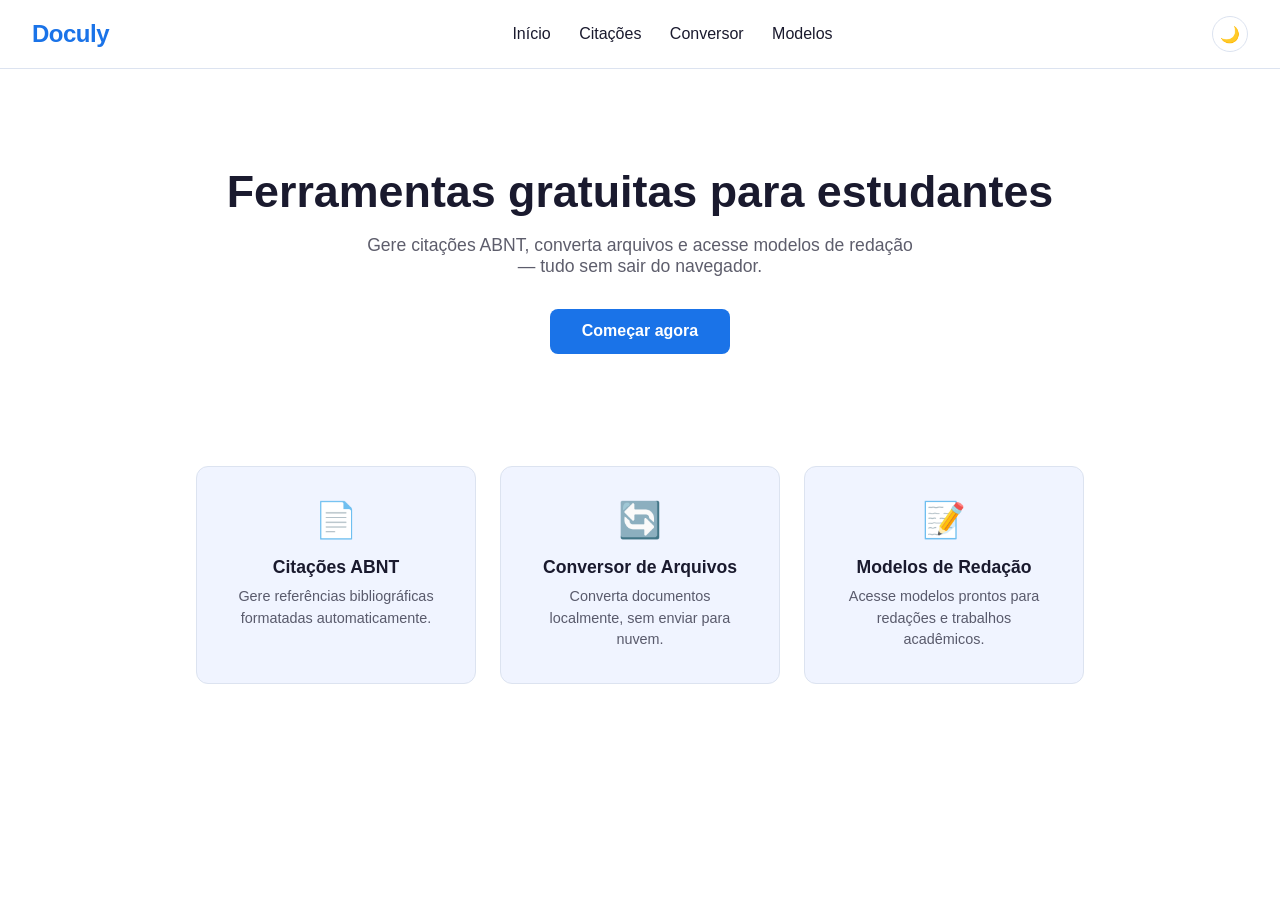
<file: index.html>
<!DOCTYPE html>
<html lang="pt-BR">
<head>
  <meta charset="UTF-8" />
  <meta name="viewport" content="width=device-width, initial-scale=1.0" />
  <title>Doculy</title>
  <link rel="stylesheet" href="css/style.css" />
</head>
<body>

  <!-- NAVBAR -->
  <nav class="navbar">
    <div class="logo">Doculy</div>
    <div class="nav-links">
      <a href="#">Início</a>
      <a href="citacoes.html">Citações</a>
      <a href="conversor.html">Conversor</a>
      <a href="modelos.html">Modelos</a>
    </div>
    <button class="dark-toggle">🌙</button>
  </nav>

  <!-- HERO (seção principal da Home) -->
  <section class="hero">
    <h1>Ferramentas gratuitas para estudantes</h1>
    <p>Gere citações ABNT, converta arquivos e acesse modelos de redação — tudo sem sair do navegador.</p>
    <a href="#" class="btn-primary">Começar agora</a>
  </section>

  <!-- CARDS DE FUNCIONALIDADES -->
  <section class="features">
    <div class="card">
      <span>📄</span>
      <h3>Citações ABNT</h3>
      <p>Gere referências bibliográficas formatadas automaticamente.</p>
    </div>
    <div class="card">
      <span>🔄</span>
      <h3>Conversor de Arquivos</h3>
      <p>Converta documentos localmente, sem enviar para nuvem.</p>
    </div>
    <div class="card">
      <span>📝</span>
      <h3>Modelos de Redação</h3>
      <p>Acesse modelos prontos para redações e trabalhos acadêmicos.</p>
    </div>
  </section>

  <script src="js/main.js"></script>
</body>
</html>
</file>
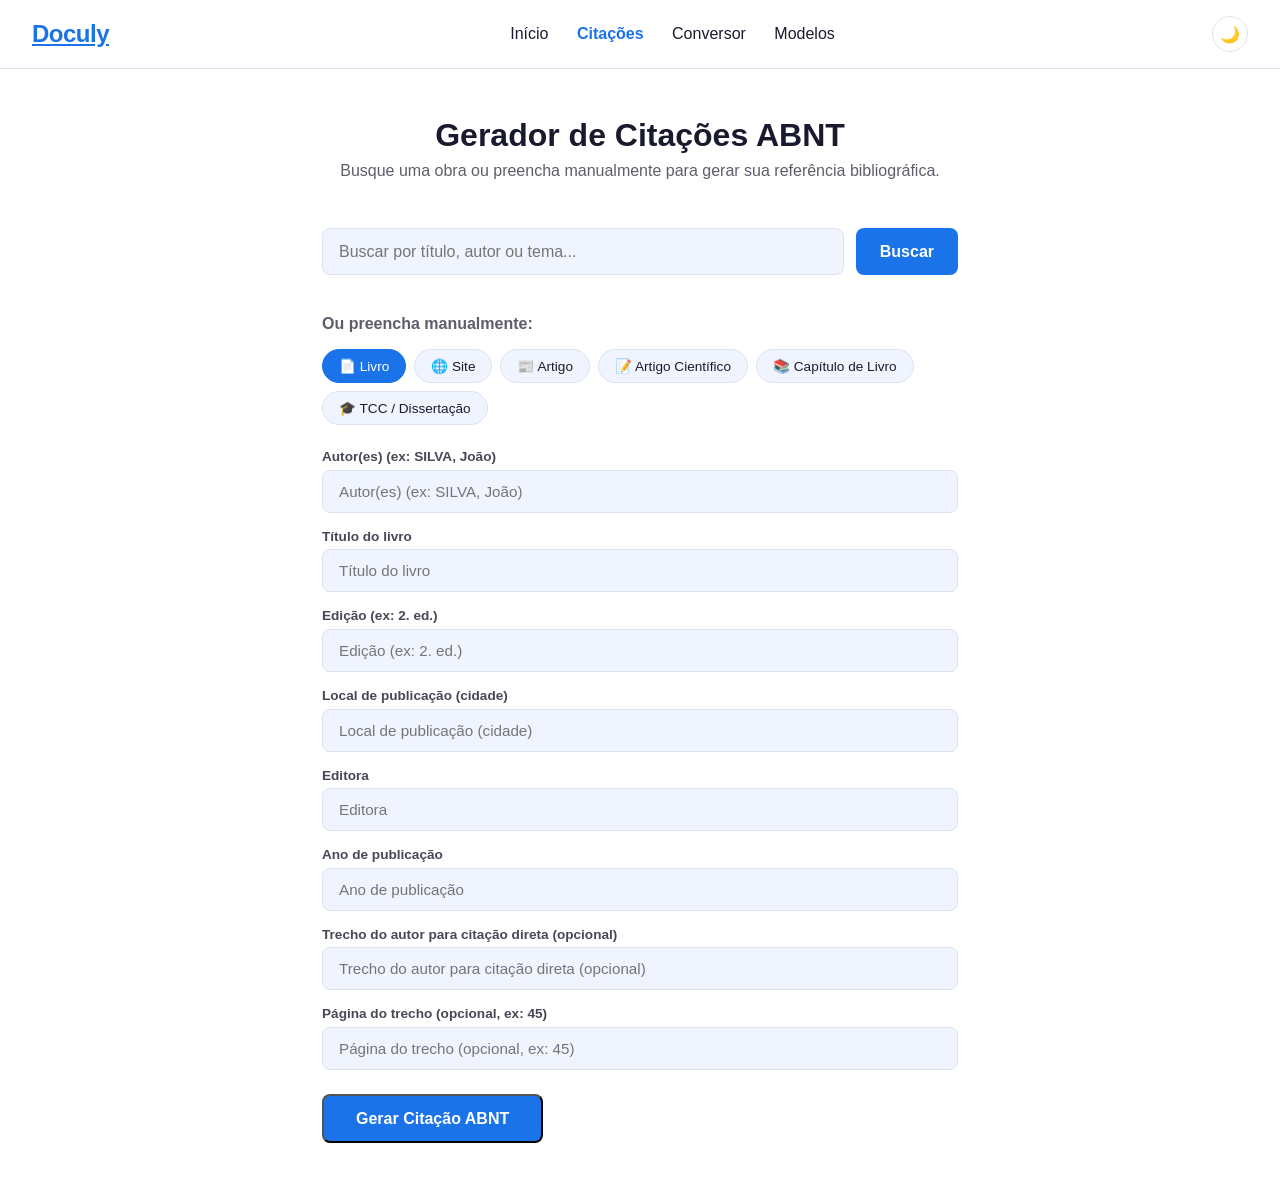
<file: citacoes.html>
<!DOCTYPE html>
<html lang="pt-BR">
<head>
  <meta charset="UTF-8" />
  <meta name="viewport" content="width=device-width, initial-scale=1.0" />
  <title>Citações ABNT — Doculy</title>
  <link rel="stylesheet" href="css/style.css" />
  <link rel="stylesheet" href="css/citacoes.css" />
</head>
<body>

  <!-- NAVBAR -->
  <nav class="navbar">
    <a href="index.html" class="logo">Doculy</a>
    <div class="nav-links">
      <a href="index.html">Início</a>
      <a href="citacoes.html" class="active">Citações</a>
      <a href="conversor.html">Conversor</a>
      <a href="modelos.html">Modelos</a>
    </div>
    <button class="dark-toggle">🌙</button>
  </nav>

  <!-- CABEÇALHO DA PÁGINA -->
  <section class="page-header">
    <h1>Gerador de Citações ABNT</h1>
    <p>Busque uma obra ou preencha manualmente para gerar sua referência bibliográfica.</p>
  </section>

  <!-- BUSCA -->
  <section class="search-section">
    <div class="search-box">
      <input type="text" id="searchInput" placeholder="Buscar por título, autor ou tema..." />
      <button id="searchBtn">Buscar</button>
    </div>
    <div id="searchResults" class="search-results hidden"></div>
  </section>

  <!-- SELETOR DE TIPO DE CITAÇÃO -->
  <section class="citation-types">
    <h2>Ou preencha manualmente:</h2>
    <div class="type-buttons">
      <button class="type-btn active" data-type="livro">📄 Livro</button>
      <button class="type-btn" data-type="site">🌐 Site</button>
      <button class="type-btn" data-type="artigo">📰 Artigo</button>
      <button class="type-btn" data-type="cientifico">📝 Artigo Científico</button>
      <button class="type-btn" data-type="capitulo">📚 Capítulo de Livro</button>
      <button class="type-btn" data-type="tcc">🎓 TCC / Dissertação</button>
    </div>
  </section>

  <!-- FORMULÁRIO DINÂMICO -->
  <section class="form-section">
    <div id="citationForm" class="citation-form">
      <!-- Formulário vai ser gerado pelo JavaScript -->
    </div>

    <button id="generateBtn" class="btn-primary">Gerar Citação ABNT</button>
  </section>

  <!-- RESULTADO -->
  <section id="resultSection" class="result-section hidden">
    <h2>Sua citação gerada:</h2>
    <div id="citationResult" class="citation-result"></div>
    <button id="copyBtn" class="btn-copy">📋 Copiar citação</button>
  </section>

  <script src="js/main.js"></script>
  <script src="js/citacoes.js"></script>
</body>
</html>
</file>
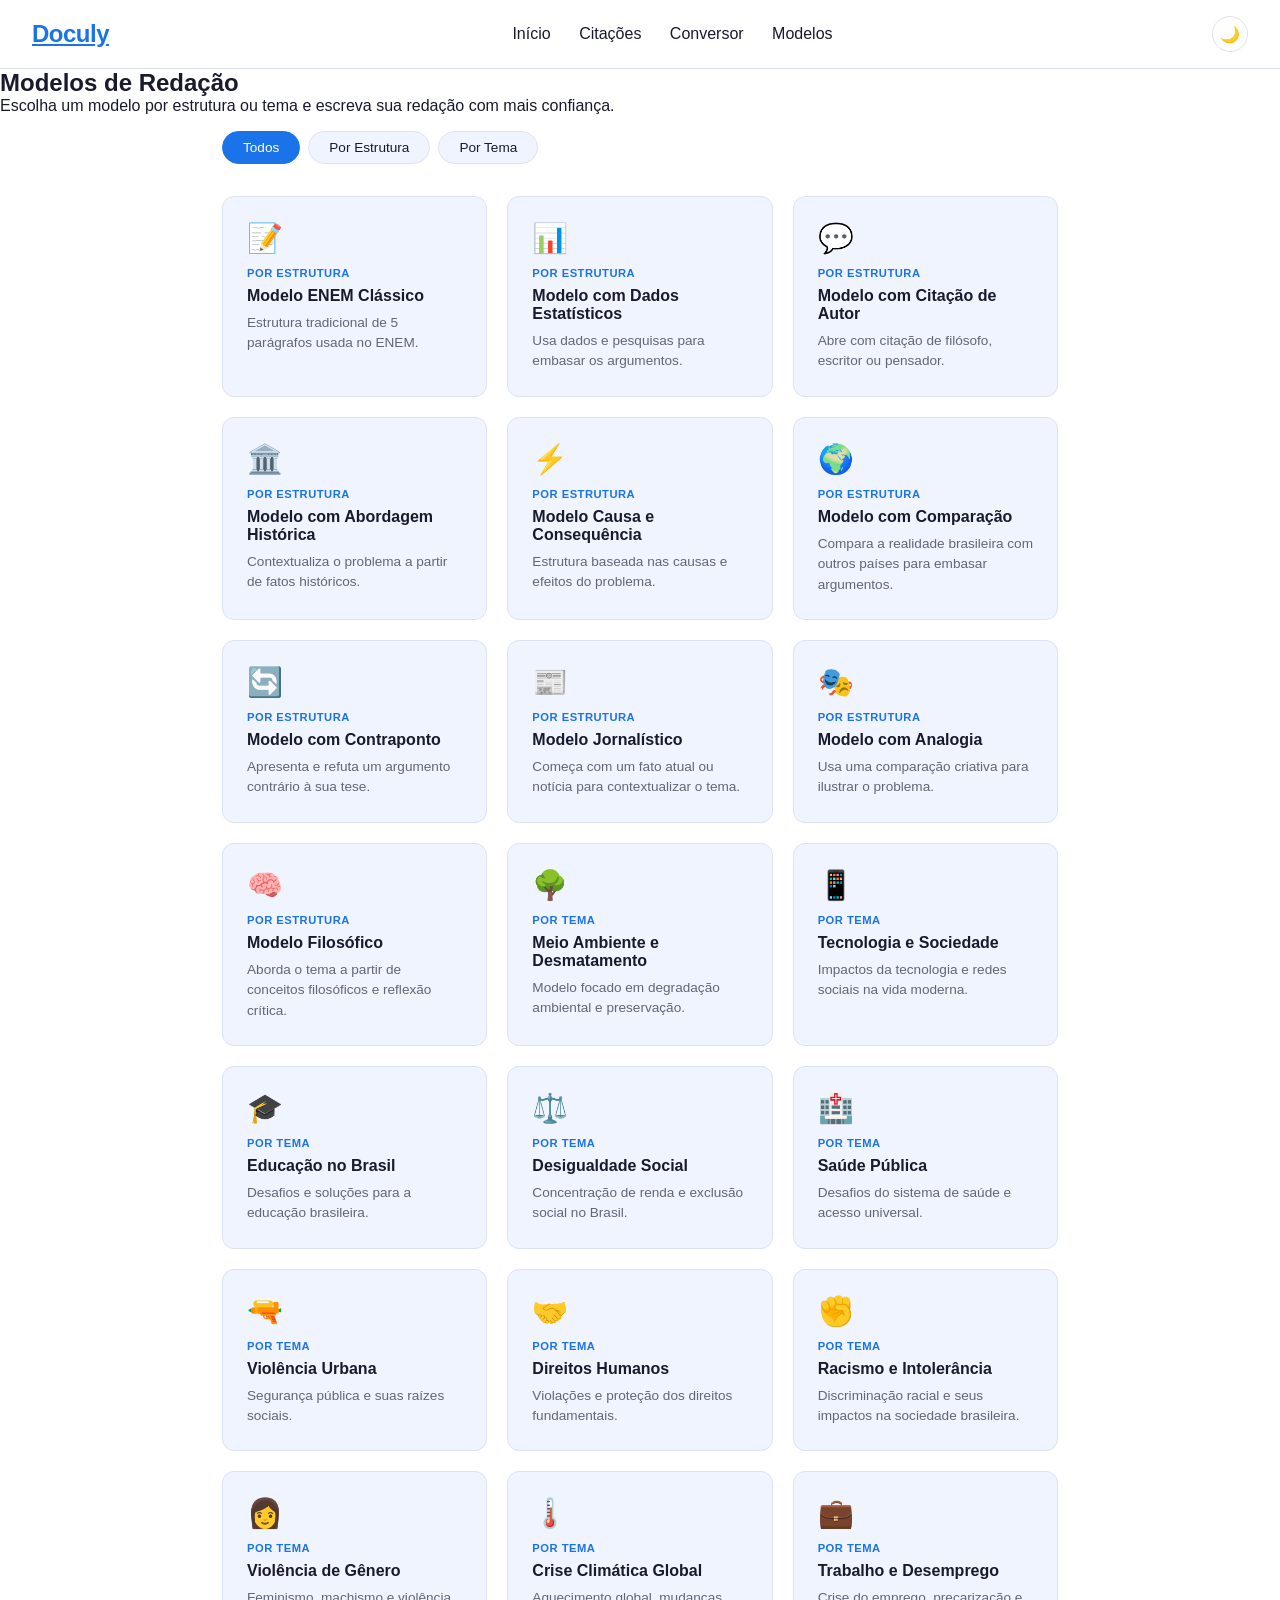
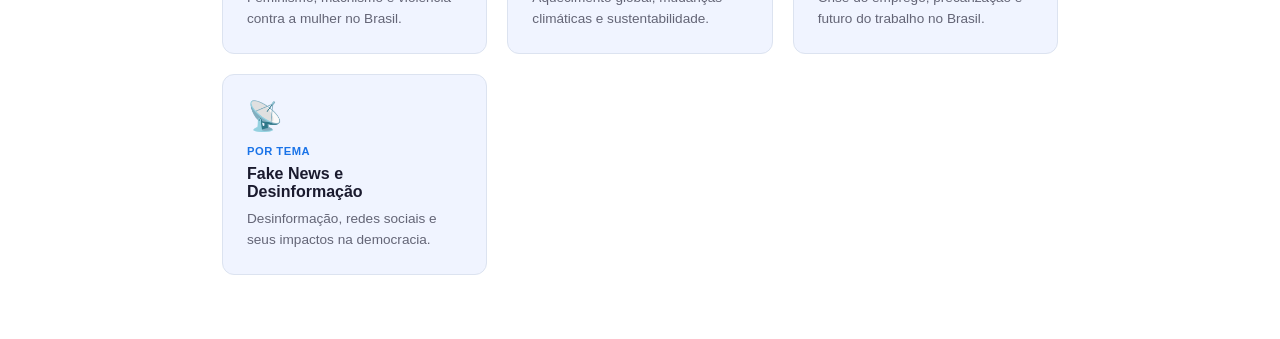
<file: modelos.html>
<!DOCTYPE html>
<html lang="pt-BR">
<head>
  <meta charset="UTF-8" />
  <meta name="viewport" content="width=device-width, initial-scale=1.0" />
  <title>Modelos de Redação — Doculy</title>
  <link rel="stylesheet" href="css/style.css" />
  <link rel="stylesheet" href="css/modelos.css" />
</head>
<body>

  <!-- NAVBAR -->
  <nav class="navbar">
    <a href="index.html" class="logo">Doculy</a>
    <div class="nav-links">
      <a href="index.html">Início</a>
      <a href="citacoes.html">Citações</a>
      <a href="conversor.html">Conversor</a>
      <a href="modelos.html" class="active">Modelos</a>
    </div>
    <button class="dark-toggle">🌙</button>
  </nav>

  <!-- CABEÇALHO -->
  <section class="page-header">
    <h1>Modelos de Redação</h1>
    <p>Escolha um modelo por estrutura ou tema e escreva sua redação com mais confiança.</p>
  </section>

  <!-- FILTROS -->
  <section class="filters-section">
    <div class="filter-group">
      <button class="filter-btn active" data-filter="todos">Todos</button>
      <button class="filter-btn" data-filter="estrutura">Por Estrutura</button>
      <button class="filter-btn" data-filter="tema">Por Tema</button>
    </div>
  </section>

  <!-- GRID DE MODELOS -->
  <section class="modelos-grid" id="modelosGrid">
    <!-- Gerado pelo JavaScript -->
  </section>

  <!-- MODAL DO MODELO -->
  <div class="modal-overlay hidden" id="modalOverlay">
    <div class="modal" id="modal">
      <button class="modal-close" id="modalClose">✕</button>
      <h2 id="modalTitle"></h2>
      <p id="modalDesc"></p>

      <!-- ABAS -->
      <div class="modal-tabs">
        <button class="tab-btn active" data-tab="pronto">📄 Modelo Pronto</button>
        <button class="tab-btn" data-tab="guiado">✏️ Modelo Guiado</button>
      </div>

      <!-- MODELO PRONTO -->
      <div class="tab-content" id="tab-pronto">
        <div class="modelo-texto" id="modeloTexto"></div>
        <button class="btn-copy" id="copyModelo">📋 Copiar modelo</button>
      </div>

      <!-- MODELO GUIADO -->
      <div class="tab-content hidden" id="tab-guiado">
        <div id="guiadoForm"></div>
        <button class="btn-primary" id="gerarGuiado">Gerar minha redação</button>
        <div class="modelo-texto hidden" id="guiadoResultado"></div>
        <button class="btn-copy hidden" id="copyGuiado">📋 Copiar redação</button>
      </div>
    </div>
  </div>

  <script src="js/main.js"></script>
  <script src="js/modelos.js"></script>
</body>
</html>
</file>
<file: css/style.css>
/* ===== VARIÁVEIS DE COR ===== */
/* Aqui definimos as cores do site. Usando variáveis, 
   basta mudar aqui e muda em todo o site */
:root {
  --bg: #ffffff;
  --text: #1a1a2e;
  --primary: #1a73e8;
  --primary-dark: #1557b0;
  --card-bg: #f0f4ff;
  --nav-bg: #ffffff;
  --border: #dce3f0;
}

/* ===== MODO DARK ===== */
body.dark {
  --bg: #0f0f1a;
  --text: #e8eaf6;
  --primary: #4d9fff;
  --primary-dark: #1a73e8;
  --card-bg: #1a1a2e;
  --nav-bg: #12121f;
  --border: #2a2a45;
}

/* ===== RESET E BASE ===== */
* {
  margin: 0;
  padding: 0;
  box-sizing: border-box;
}

body {
  font-family: 'Segoe UI', sans-serif;
  background-color: var(--bg);
  color: var(--text);
  transition: background 0.3s, color 0.3s;
}

/* ===== NAVBAR ===== */
.navbar {
  display: flex;
  justify-content: space-between;
  align-items: center;
  padding: 1rem 2rem;
  background-color: var(--nav-bg);
  border-bottom: 1px solid var(--border);
  position: sticky;
  top: 0;
  z-index: 100;
}

.logo {
  font-size: 1.5rem;
  font-weight: 700;
  color: var(--primary);
  letter-spacing: -0.5px;
}

.nav-links a {
  margin-left: 1.5rem;
  text-decoration: none;
  color: var(--text);
  font-weight: 500;
  transition: color 0.2s;
}

.nav-links a:hover {
  color: var(--primary);
}

.dark-toggle {
  background: none;
  border: 1px solid var(--border);
  border-radius: 50%;
  width: 36px;
  height: 36px;
  cursor: pointer;
  font-size: 1rem;
  transition: background 0.2s;
}

.dark-toggle:hover {
  background-color: var(--card-bg);
}

/* ===== HERO ===== */
.hero {
  text-align: center;
  padding: 6rem 2rem 4rem;
}

.hero h1 {
  font-size: 2.8rem;
  font-weight: 800;
  line-height: 1.2;
  margin-bottom: 1rem;
  color: var(--text);
}

.hero p {
  font-size: 1.1rem;
  color: var(--text);
  opacity: 0.7;
  max-width: 560px;
  margin: 0 auto 2rem;
}

.btn-primary {
  background-color: var(--primary);
  color: white;
  padding: 0.85rem 2rem;
  border-radius: 8px;
  text-decoration: none;
  font-weight: 600;
  font-size: 1rem;
  transition: background 0.2s, transform 0.1s;
  display: inline-block;
}

.btn-primary:hover {
  background-color: var(--primary-dark);
  transform: translateY(-2px);
}

/* ===== CARDS ===== */
.features {
  display: flex;
  justify-content: center;
  gap: 1.5rem;
  padding: 3rem 2rem 5rem;
  flex-wrap: wrap;
}

.card {
  background-color: var(--card-bg);
  border: 1px solid var(--border);
  border-radius: 12px;
  padding: 2rem;
  width: 280px;
  text-align: center;
  transition: transform 0.2s, box-shadow 0.2s;
}

.card:hover {
  transform: translateY(-4px);
  box-shadow: 0 8px 24px rgba(26, 115, 232, 0.12);
}

.card span {
  font-size: 2.2rem;
}

.card h3 {
  margin: 1rem 0 0.5rem;
  font-size: 1.1rem;
}

.card p {
  font-size: 0.9rem;
  opacity: 0.7;
  line-height: 1.5;
}
</file>
<file: css/citacoes.css>
/* ===== CABEÇALHO DA PÁGINA ===== */
.page-header {
  text-align: center;
  padding: 3rem 2rem 1.5rem;
}

.page-header h1 {
  font-size: 2rem;
  font-weight: 800;
  margin-bottom: 0.5rem;
}

.page-header p {
  opacity: 0.7;
  font-size: 1rem;
}

/* ===== BUSCA ===== */
.search-section {
  max-width: 700px;
  margin: 0 auto;
  padding: 1.5rem 2rem;
}

.search-box {
  display: flex;
  gap: 0.75rem;
}

.search-box input {
  flex: 1;
  padding: 0.85rem 1rem;
  border: 1px solid var(--border);
  border-radius: 8px;
  font-size: 1rem;
  background-color: var(--card-bg);
  color: var(--text);
  outline: none;
  transition: border 0.2s;
}

.search-box input:focus {
  border-color: var(--primary);
}

.search-box button {
  padding: 0.85rem 1.5rem;
  background-color: var(--primary);
  color: white;
  border: none;
  border-radius: 8px;
  font-size: 1rem;
  font-weight: 600;
  cursor: pointer;
  transition: background 0.2s;
}

.search-box button:hover {
  background-color: var(--primary-dark);
}

/* ===== RESULTADOS DA BUSCA ===== */
.search-results {
  margin-top: 1rem;
  display: flex;
  flex-direction: column;
  gap: 0.75rem;
}

.search-results.hidden {
  display: none;
}

.result-item {
  background-color: var(--card-bg);
  border: 1px solid var(--border);
  border-radius: 8px;
  padding: 1rem;
  cursor: pointer;
  transition: border-color 0.2s, transform 0.1s;
}

.result-item:hover {
  border-color: var(--primary);
  transform: translateX(4px);
}

.result-item h4 {
  font-size: 0.95rem;
  margin-bottom: 0.25rem;
}

.result-item p {
  font-size: 0.8rem;
  opacity: 0.6;
}

/* ===== TIPOS DE CITAÇÃO ===== */
.citation-types {
  max-width: 700px;
  margin: 1rem auto;
  padding: 0 2rem;
}

.citation-types h2 {
  font-size: 1rem;
  font-weight: 600;
  margin-bottom: 1rem;
  opacity: 0.7;
}

.type-buttons {
  display: flex;
  flex-wrap: wrap;
  gap: 0.5rem;
}

.type-btn {
  padding: 0.5rem 1rem;
  border: 1px solid var(--border);
  border-radius: 20px;
  background-color: var(--card-bg);
  color: var(--text);
  font-size: 0.85rem;
  cursor: pointer;
  transition: all 0.2s;
}

.type-btn:hover {
  border-color: var(--primary);
  color: var(--primary);
}

.type-btn.active {
  background-color: var(--primary);
  color: white;
  border-color: var(--primary);
}

/* ===== FORMULÁRIO ===== */
.form-section {
  max-width: 700px;
  margin: 1.5rem auto;
  padding: 0 2rem 1rem;
}

.citation-form {
  display: flex;
  flex-direction: column;
  gap: 1rem;
  margin-bottom: 1.5rem;
}

.form-group {
  display: flex;
  flex-direction: column;
  gap: 0.35rem;
}

.form-group label {
  font-size: 0.85rem;
  font-weight: 600;
  opacity: 0.8;
}

.form-group input {
  padding: 0.75rem 1rem;
  border: 1px solid var(--border);
  border-radius: 8px;
  font-size: 0.95rem;
  background-color: var(--card-bg);
  color: var(--text);
  outline: none;
  transition: border 0.2s;
}

.form-group input:focus {
  border-color: var(--primary);
}

/* ===== RESULTADO ===== */
.result-section {
  max-width: 700px;
  margin: 1rem auto 4rem;
  padding: 0 2rem;
}

.result-section.hidden {
  display: none;
}

.result-section h2 {
  font-size: 1rem;
  font-weight: 600;
  margin-bottom: 0.75rem;
  opacity: 0.7;
}

.citation-result {
  background-color: var(--card-bg);
  border: 1px solid var(--border);
  border-left: 4px solid var(--primary);
  border-radius: 8px;
  padding: 1.25rem;
  font-size: 0.95rem;
  line-height: 1.7;
  margin-bottom: 1rem;
}

.btn-copy {
  padding: 0.7rem 1.5rem;
  background-color: transparent;
  border: 1px solid var(--primary);
  color: var(--primary);
  border-radius: 8px;
  font-size: 0.9rem;
  font-weight: 600;
  cursor: pointer;
  transition: all 0.2s;
}

.btn-copy:hover {
  background-color: var(--primary);
  color: white;
}

/* ===== LINK ATIVO NA NAVBAR ===== */
.nav-links a.active {
  color: var(--primary);
  font-weight: 700;
}
/* ===== BLOCOS DE CITAÇÃO ===== */
.citation-block {
  background-color: var(--card-bg);
  border: 1px solid var(--border);
  border-radius: 8px;
  padding: 1.25rem;
  margin-bottom: 1rem;
}

.citation-block:first-child {
  border-left: 4px solid var(--primary);
}

.citation-block:nth-child(2) {
  border-left: 4px solid #10b981;
}

.citation-block:nth-child(3) {
  border-left: 4px solid #f59e0b;
}

.citation-label {
  font-size: 0.78rem;
  font-weight: 700;
  opacity: 0.6;
  text-transform: uppercase;
  letter-spacing: 0.5px;
  display: block;
  margin-bottom: 0.6rem;
}

.citation-block p {
  font-size: 0.95rem;
  line-height: 1.7;
}
</file>
<file: css/modelos.css>
/* ===== FILTROS ===== */
.filters-section {
  max-width: 900px;
  margin: 0 auto;
  padding: 1rem 2rem;
}

.filter-group {
  display: flex;
  gap: 0.5rem;
  flex-wrap: wrap;
}

.filter-btn {
  padding: 0.5rem 1.25rem;
  border: 1px solid var(--border);
  border-radius: 20px;
  background-color: var(--card-bg);
  color: var(--text);
  font-size: 0.85rem;
  cursor: pointer;
  transition: all 0.2s;
}

.filter-btn:hover {
  border-color: var(--primary);
  color: var(--primary);
}

.filter-btn.active {
  background-color: var(--primary);
  color: white;
  border-color: var(--primary);
}

/* ===== GRID DE MODELOS ===== */
.modelos-grid {
  max-width: 900px;
  margin: 1rem auto 4rem;
  padding: 0 2rem;
  display: grid;
  grid-template-columns: repeat(auto-fill, minmax(260px, 1fr));
  gap: 1.25rem;
}

.modelo-card {
  background-color: var(--card-bg);
  border: 1px solid var(--border);
  border-radius: 12px;
  padding: 1.5rem;
  cursor: pointer;
  transition: transform 0.2s, box-shadow 0.2s, border-color 0.2s;
}

.modelo-card:hover {
  transform: translateY(-4px);
  box-shadow: 0 8px 24px rgba(26, 115, 232, 0.12);
  border-color: var(--primary);
}

.modelo-card .card-tag {
  font-size: 0.7rem;
  font-weight: 700;
  text-transform: uppercase;
  letter-spacing: 0.5px;
  color: var(--primary);
  margin-bottom: 0.5rem;
  display: block;
}

.modelo-card h3 {
  font-size: 1rem;
  font-weight: 700;
  margin-bottom: 0.5rem;
}

.modelo-card p {
  font-size: 0.85rem;
  opacity: 0.65;
  line-height: 1.5;
}

.modelo-card .card-emoji {
  font-size: 1.8rem;
  margin-bottom: 0.75rem;
  display: block;
}

/* ===== MODAL ===== */
.modal-overlay {
  position: fixed;
  inset: 0;
  background: rgba(0, 0, 0, 0.5);
  z-index: 200;
  display: flex;
  align-items: center;
  justify-content: center;
  padding: 1rem;
}

.modal-overlay.hidden {
  display: none;
}

.modal {
  background-color: var(--bg);
  border-radius: 16px;
  padding: 2rem;
  width: 100%;
  max-width: 720px;
  max-height: 85vh;
  overflow-y: auto;
  position: relative;
}

.modal-close {
  position: absolute;
  top: 1rem;
  right: 1rem;
  background: none;
  border: 1px solid var(--border);
  border-radius: 50%;
  width: 32px;
  height: 32px;
  cursor: pointer;
  font-size: 0.85rem;
  color: var(--text);
  transition: background 0.2s;
}

.modal-close:hover {
  background-color: var(--card-bg);
}

.modal h2 {
  font-size: 1.3rem;
  margin-bottom: 0.5rem;
  padding-right: 2rem;
}

.modal > p {
  font-size: 0.9rem;
  opacity: 0.65;
  margin-bottom: 1.5rem;
}

/* ===== ABAS DO MODAL ===== */
.modal-tabs {
  display: flex;
  gap: 0.5rem;
  margin-bottom: 1.5rem;
  border-bottom: 1px solid var(--border);
  padding-bottom: 0.75rem;
}

.tab-btn {
  padding: 0.5rem 1rem;
  border: 1px solid var(--border);
  border-radius: 8px;
  background: none;
  color: var(--text);
  font-size: 0.85rem;
  cursor: pointer;
  transition: all 0.2s;
}

.tab-btn.active {
  background-color: var(--primary);
  color: white;
  border-color: var(--primary);
}

/* ===== CONTEÚDO DAS ABAS ===== */
.tab-content {
  display: block;
}

.tab-content.hidden {
  display: none;
}

.modelo-texto {
  background-color: var(--card-bg);
  border: 1px solid var(--border);
  border-radius: 8px;
  padding: 1.25rem;
  font-size: 0.9rem;
  line-height: 1.8;
  white-space: pre-wrap;
  margin-bottom: 1rem;
}

/* ===== FORMULÁRIO GUIADO ===== */
#guiadoForm {
  display: flex;
  flex-direction: column;
  gap: 1rem;
  margin-bottom: 1.25rem;
}

#guiadoForm .form-group {
  display: flex;
  flex-direction: column;
  gap: 0.35rem;
}

#guiadoForm label {
  font-size: 0.85rem;
  font-weight: 600;
  opacity: 0.8;
}

#guiadoForm input,
#guiadoForm textarea {
  padding: 0.75rem 1rem;
  border: 1px solid var(--border);
  border-radius: 8px;
  font-size: 0.9rem;
  background-color: var(--card-bg);
  color: var(--text);
  outline: none;
  transition: border 0.2s;
  font-family: inherit;
  resize: vertical;
}

#guiadoForm input:focus,
#guiadoForm textarea:focus {
  border-color: var(--primary);
}
</file>
